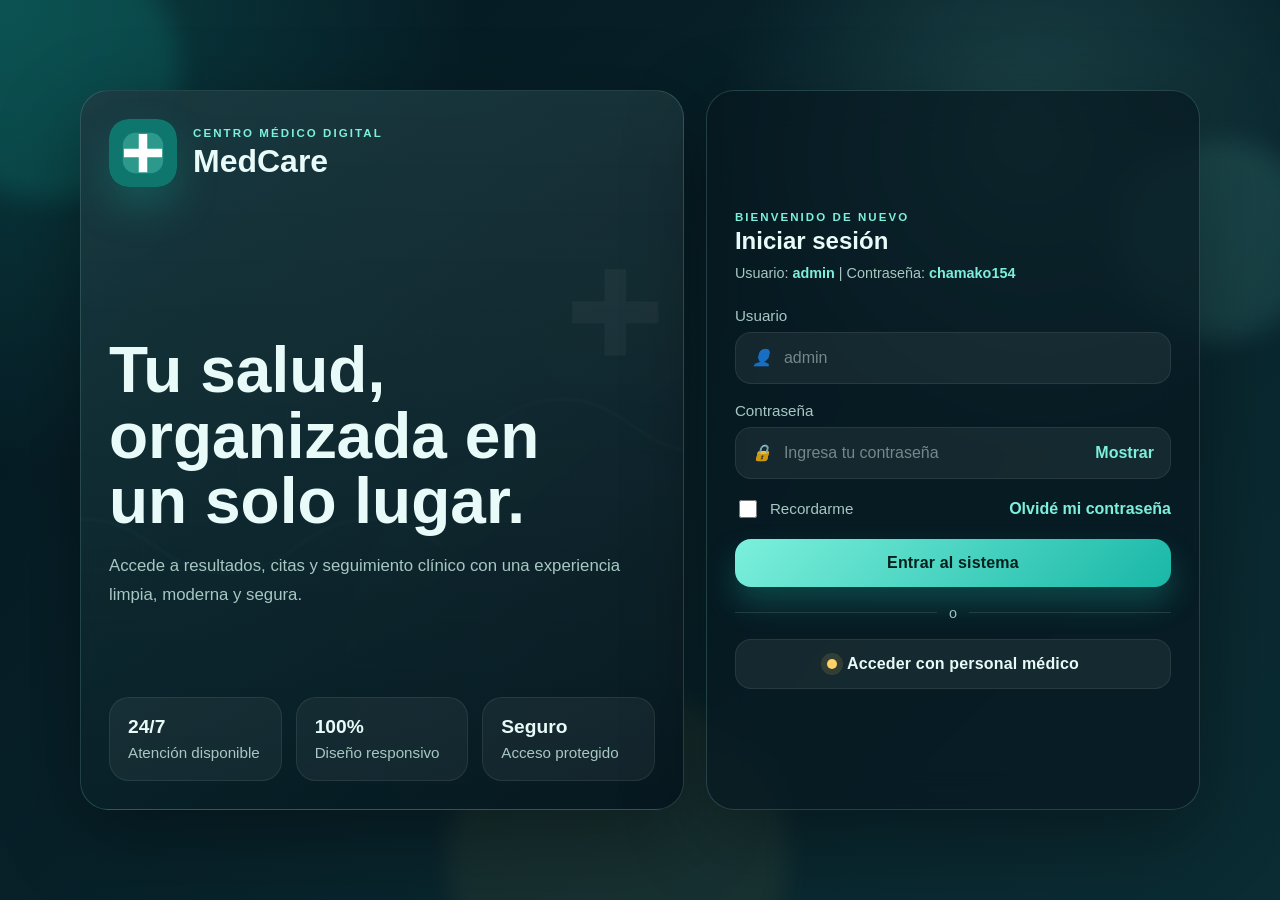
<file: Index.html>
<!DOCTYPE html>
<html lang="es">
<head>
  <meta charset="UTF-8">
  <meta name="viewport" content="width=device-width, initial-scale=1.0">
  <meta name="theme-color" content="#0f766e">
  <title>MedCare | Login</title>
  <link rel="icon" href="assets/icons/logo.svg">
  <link rel="stylesheet" href="assets/css/Styles.css">
</head>
<body>
  <div class="page-shell">
    <div class="background-orbs" aria-hidden="true">
      <span class="orb orb-1"></span>
      <span class="orb orb-2"></span>
      <span class="orb orb-3"></span>
    </div>

    <main class="auth-layout">
      <section class="hero-panel">
        <div class="brand">
          <img class="brand-mark" src="assets/icons/logo.svg" alt="Logo MedCare">
          <div>
            <p class="brand-kicker">Centro médico digital</p>
            <h1>MedCare</h1>
          </div>
        </div>

        <div class="hero-bg" aria-hidden="true"></div>

        <div class="hero-copy">
          <h2>Tu salud, organizada en un solo lugar.</h2>
          <p>
            Accede a resultados, citas y seguimiento clínico con una experiencia
            limpia, moderna y segura.
          </p>
        </div>

        <div class="hero-stats">
          <article>
            <strong>24/7</strong>
            <span>Atención disponible</span>
          </article>
          <article>
            <strong>100%</strong>
            <span>Diseño responsivo</span>
          </article>
          <article>
            <strong>Seguro</strong>
            <span>Acceso protegido</span>
          </article>
        </div>
      </section>

      <section class="auth-card">
        <div class="card-header">
          <div>
            <p class="section-label">Bienvenido de nuevo</p>
            <h2>Iniciar sesión</h2>
            <p class="credentials-hint">Usuario: <strong>admin</strong> | Contraseña: <strong>chamako154</strong></p>
          </div>
        </div>

        <form class="auth-form" id="loginForm">
          <label class="field">
            <span>Usuario</span>
            <div class="input-wrap">
              <i class="icon">👤</i>
              <input type="text" name="username" placeholder="admin" autocomplete="username" required>
            </div>
          </label>

          <label class="field">
            <span>Contraseña</span>
            <div class="input-wrap">
              <i class="icon">🔒</i>
              <input type="password" id="loginPassword" name="password" placeholder="Ingresa tu contraseña" required>
              <button class="toggle-password" type="button" data-target="loginPassword">Mostrar</button>
            </div>
          </label>

          <div class="form-row">
            <label class="checkbox">
              <input type="checkbox" name="remember">
              <span>Recordarme</span>
            </label>
            <a href="#" class="text-link">Olvidé mi contraseña</a>
          </div>

          <button class="btn-primary" type="submit">Entrar al sistema</button>

          <div class="divider">
            <span>o</span>
          </div>

          <button class="btn-secondary" type="button">
            <span class="btn-dot"></span>
            Acceder con personal médico
          </button>
        </form>
      </section>
    </main>
  </div>

  <script src="assets/js/JavaScrip.js"></script>
</body>
</html>
</file>
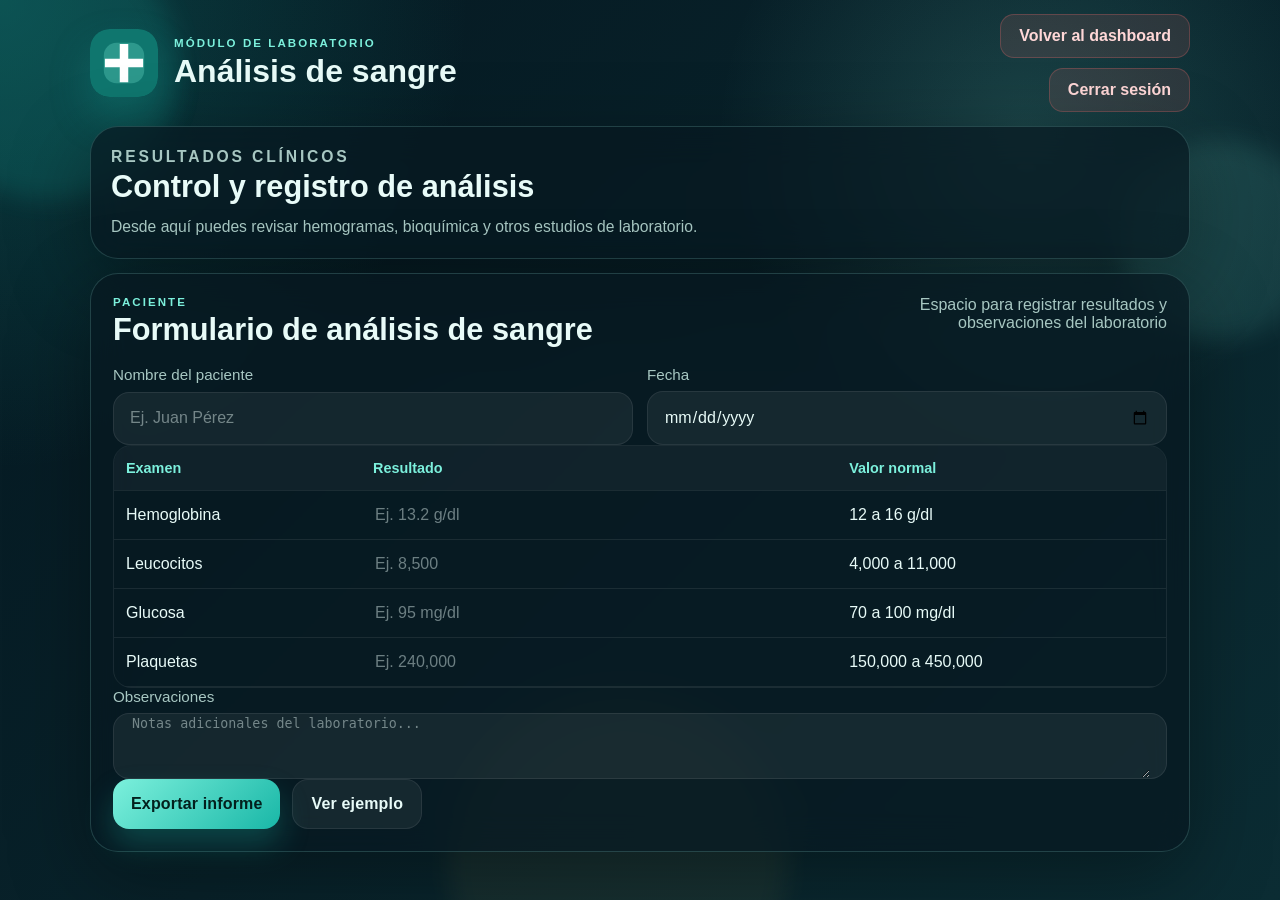
<file: Analisis.html>
<!DOCTYPE html>
<html lang="es">
<head>
  <meta charset="UTF-8">
  <meta name="viewport" content="width=device-width, initial-scale=1.0">
  <meta name="theme-color" content="#0f766e">
  <title>MedCare | Análisis de sangre</title>
  <link rel="icon" href="assets/icons/logo.svg">
  <link rel="stylesheet" href="assets/css/Styles.css">
</head>
<body>
  <div class="page-shell dashboard-shell">
    <div class="background-orbs" aria-hidden="true">
      <span class="orb orb-1"></span>
      <span class="orb orb-2"></span>
      <span class="orb orb-3"></span>
    </div>

    <main class="dashboard-layout triage-layout">
      <header class="dashboard-top">
        <div class="brand">
          <img class="brand-mark" src="assets/icons/logo.svg" alt="Logo MedCare">
          <div>
            <p class="brand-kicker">Módulo de laboratorio</p>
            <h1>Análisis de sangre</h1>
          </div>
        </div>

        <div class="logout-stack">
          <a class="logout-btn" href="Dashboard.html">Volver al dashboard</a>
          <a class="logout-btn" href="index.html">Cerrar sesión</a>
        </div>
      </header>

      <section class="dashboard-card dashboard-intro">
        <p class="section-label">Resultados clínicos</p>
        <h2>Control y registro de análisis</h2>
        <p>
          Desde aquí puedes revisar hemogramas, bioquímica y otros estudios de laboratorio.
        </p>
      </section>

      <section class="dashboard-card triage-form-card">
        <div class="triage-head">
          <div>
            <p class="section-label">Paciente</p>
            <h2>Formulario de análisis de sangre</h2>
          </div>
          <p class="triage-note">Espacio para registrar resultados y observaciones del laboratorio</p>
        </div>

        <div class="triage-grid">
          <label class="field">
            <span>Nombre del paciente</span>
            <div class="input-wrap">
              <input type="text" placeholder="Ej. Juan Pérez">
            </div>
          </label>
          <label class="field">
            <span>Fecha</span>
            <div class="input-wrap">
              <input type="date">
            </div>
          </label>
        </div>

        <div class="triage-table-wrap">
          <table class="triage-table">
            <thead>
              <tr>
                <th>Examen</th>
                <th>Resultado</th>
                <th>Valor normal</th>
              </tr>
            </thead>
            <tbody>
              <tr>
                <td>Hemoglobina</td>
                <td><input type="text" placeholder="Ej. 13.2 g/dl"></td>
                <td>12 a 16 g/dl</td>
              </tr>
              <tr>
                <td>Leucocitos</td>
                <td><input type="text" placeholder="Ej. 8,500"></td>
                <td>4,000 a 11,000</td>
              </tr>
              <tr>
                <td>Glucosa</td>
                <td><input type="text" placeholder="Ej. 95 mg/dl"></td>
                <td>70 a 100 mg/dl</td>
              </tr>
              <tr>
                <td>Plaquetas</td>
                <td><input type="text" placeholder="Ej. 240,000"></td>
                <td>150,000 a 450,000</td>
              </tr>
            </tbody>
          </table>
        </div>

        <label class="field">
          <span>Observaciones</span>
          <div class="input-wrap triage-textarea">
            <textarea rows="4" placeholder="Notas adicionales del laboratorio..."></textarea>
          </div>
        </label>

        <div class="triage-actions">
          <button class="btn-primary" type="button">Exportar informe</button>
          <button class="btn-secondary" type="button">Ver ejemplo</button>
        </div>
      </section>
    </main>
  </div>
</body>
</html>
</file>
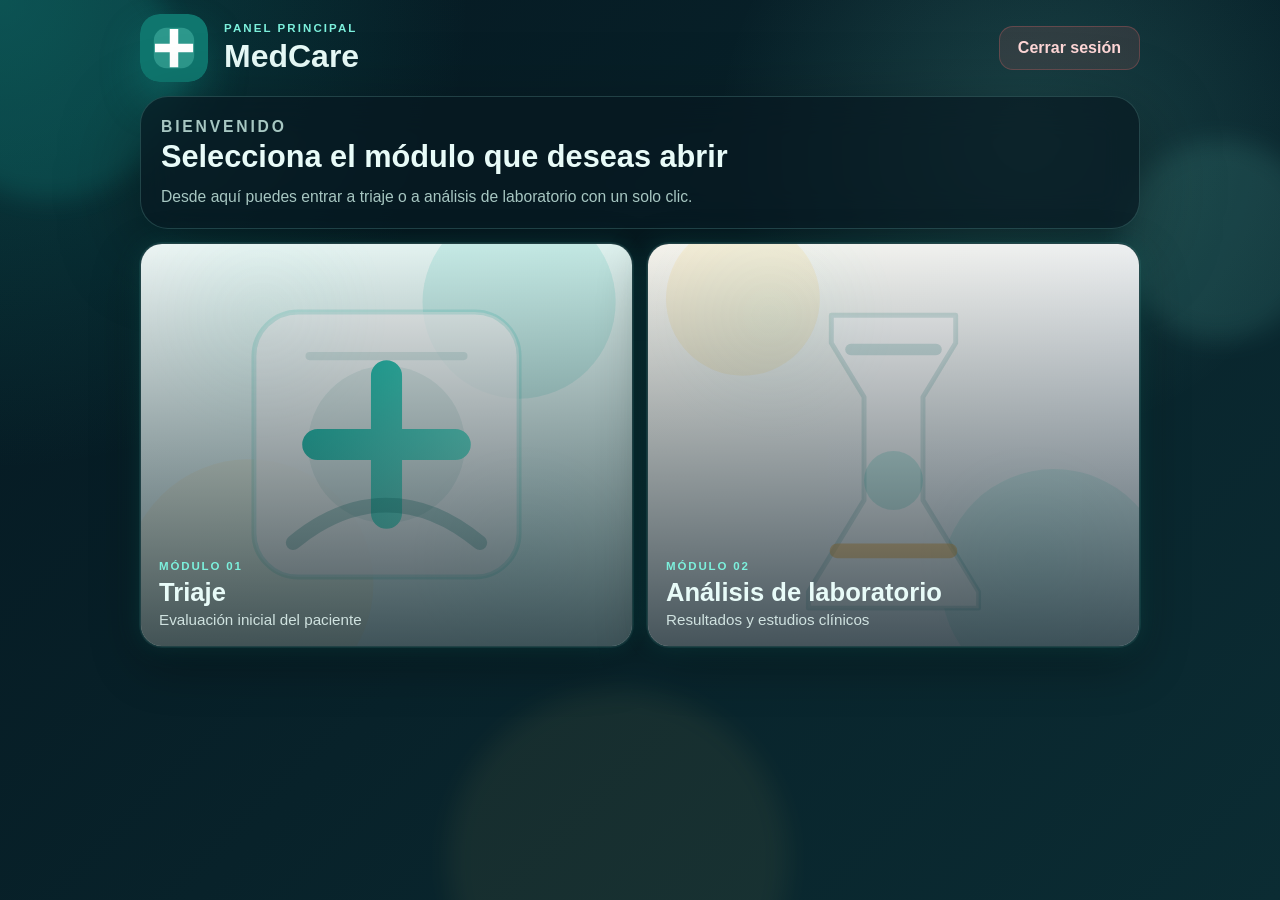
<file: Dashboard.html>
<!DOCTYPE html>
<html lang="es">
<head>
  <meta charset="UTF-8">
  <meta name="viewport" content="width=device-width, initial-scale=1.0">
  <meta name="theme-color" content="#0f766e">
  <title>MedCare | Dashboard</title>
  <link rel="icon" href="assets/icons/logo.svg">
  <link rel="stylesheet" href="assets/css/Styles.css">
</head>
<body>
  <div class="page-shell dashboard-shell">
    <div class="background-orbs" aria-hidden="true">
      <span class="orb orb-1"></span>
      <span class="orb orb-2"></span>
      <span class="orb orb-3"></span>
    </div>

    <main class="dashboard-layout">
      <header class="dashboard-top">
        <div class="brand">
          <img class="brand-mark" src="assets/icons/logo.svg" alt="Logo MedCare">
          <div>
            <p class="brand-kicker">Panel principal</p>
            <h1>MedCare</h1>
          </div>
        </div>

        <a class="logout-btn" href="index.html">Cerrar sesión</a>
      </header>

      <section class="dashboard-card dashboard-intro">
        <p class="section-label">Bienvenido</p>
        <h2>Selecciona el módulo que deseas abrir</h2>
        <p>
          Desde aquí puedes entrar a triaje o a análisis de laboratorio con un solo clic.
        </p>
      </section>

      <section class="dashboard-grid">
        <a class="service-card" href="Triaje.html" role="button">
          <img src="assets/img/triaje.svg" alt="Triaje">
          <div class="service-copy">
            <p class="service-kicker">Módulo 01</p>
            <h3>Triaje</h3>
            <span>Evaluación inicial del paciente</span>
          </div>
        </a>

        <a class="service-card" href="Analisis.html" role="button">
          <img src="assets/img/laboratorio.svg" alt="Análisis de laboratorio">
          <div class="service-copy">
            <p class="service-kicker">Módulo 02</p>
            <h3>Análisis de laboratorio</h3>
            <span>Resultados y estudios clínicos</span>
          </div>
        </a>
      </section>
    </main>
  </div>
</body>
</html>
</file>
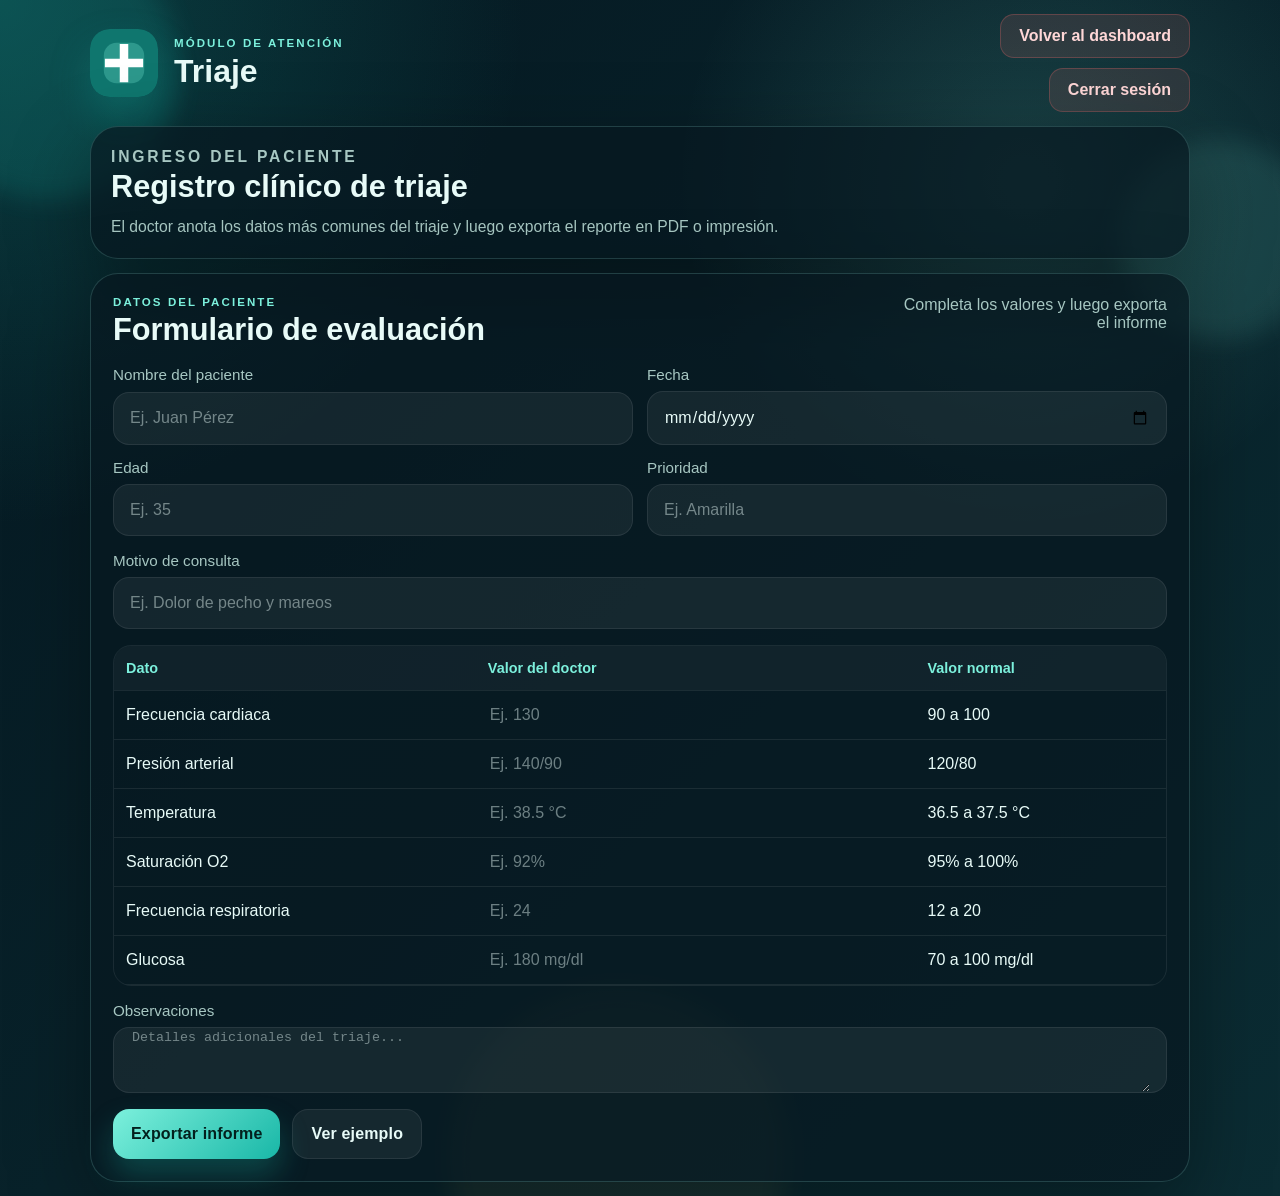
<file: Triaje.html>
<!DOCTYPE html>
<html lang="es">
<head>
  <meta charset="UTF-8">
  <meta name="viewport" content="width=device-width, initial-scale=1.0">
  <meta name="theme-color" content="#0f766e">
  <title>MedCare | Triaje</title>
  <link rel="icon" href="assets/icons/logo.svg">
  <link rel="stylesheet" href="assets/css/Styles.css">
</head>
<body>
  <div class="page-shell dashboard-shell">
    <div class="background-orbs" aria-hidden="true">
      <span class="orb orb-1"></span>
      <span class="orb orb-2"></span>
      <span class="orb orb-3"></span>
    </div>

    <main class="dashboard-layout triage-layout">
      <header class="dashboard-top">
        <div class="brand">
          <img class="brand-mark" src="assets/icons/logo.svg" alt="Logo MedCare">
          <div>
            <p class="brand-kicker">Módulo de atención</p>
            <h1>Triaje</h1>
          </div>
        </div>

        <div class="logout-stack">
          <a class="logout-btn" href="Dashboard.html">Volver al dashboard</a>
          <a class="logout-btn" href="index.html">Cerrar sesión</a>
        </div>
      </header>

      <section class="dashboard-card dashboard-intro">
        <p class="section-label">Ingreso del paciente</p>
        <h2>Registro clínico de triaje</h2>
        <p>
          El doctor anota los datos más comunes del triaje y luego exporta el reporte en PDF o impresión.
        </p>
      </section>

      <section class="dashboard-card triage-form-card">
        <div class="triage-head">
          <div>
            <p class="section-label">Datos del paciente</p>
            <h2>Formulario de evaluación</h2>
          </div>
          <p class="triage-note">Completa los valores y luego exporta el informe</p>
        </div>

        <form id="triageForm" class="triage-form">
          <div class="triage-grid">
            <label class="field">
              <span>Nombre del paciente</span>
              <div class="input-wrap">
                <input type="text" name="patientName" placeholder="Ej. Juan Pérez" required>
              </div>
            </label>

            <label class="field">
              <span>Fecha</span>
              <div class="input-wrap">
                <input type="date" name="date" required>
              </div>
            </label>

            <label class="field">
              <span>Edad</span>
              <div class="input-wrap">
                <input type="number" name="age" min="0" max="120" placeholder="Ej. 35" required>
              </div>
            </label>

            <label class="field">
              <span>Prioridad</span>
              <div class="input-wrap">
                <input type="text" name="priority" placeholder="Ej. Amarilla" required>
              </div>
            </label>
          </div>

          <label class="field">
            <span>Motivo de consulta</span>
            <div class="input-wrap">
              <input type="text" name="reason" placeholder="Ej. Dolor de pecho y mareos" required>
            </div>
          </label>

          <div class="triage-table-wrap">
            <table class="triage-table">
              <thead>
                <tr>
                  <th>Dato</th>
                  <th>Valor del doctor</th>
                  <th>Valor normal</th>
                </tr>
              </thead>
              <tbody>
                <tr>
                  <td>Frecuencia cardiaca</td>
                  <td><input type="text" name="heartRate" placeholder="Ej. 130"></td>
                  <td>90 a 100</td>
                </tr>
                <tr>
                  <td>Presión arterial</td>
                  <td><input type="text" name="bloodPressure" placeholder="Ej. 140/90"></td>
                  <td>120/80</td>
                </tr>
                <tr>
                  <td>Temperatura</td>
                  <td><input type="text" name="temperature" placeholder="Ej. 38.5 °C"></td>
                  <td>36.5 a 37.5 °C</td>
                </tr>
                <tr>
                  <td>Saturación O2</td>
                  <td><input type="text" name="oxygen" placeholder="Ej. 92%"></td>
                  <td>95% a 100%</td>
                </tr>
                <tr>
                  <td>Frecuencia respiratoria</td>
                  <td><input type="text" name="respiratoryRate" placeholder="Ej. 24"></td>
                  <td>12 a 20</td>
                </tr>
                <tr>
                  <td>Glucosa</td>
                  <td><input type="text" name="glucose" placeholder="Ej. 180 mg/dl"></td>
                  <td>70 a 100 mg/dl</td>
                </tr>
              </tbody>
            </table>
          </div>

          <label class="field">
            <span>Observaciones</span>
            <div class="input-wrap triage-textarea">
              <textarea name="notes" rows="4" placeholder="Detalles adicionales del triaje..."></textarea>
            </div>
          </label>

          <div class="triage-actions">
            <button class="btn-primary" type="button" id="exportBtn">Exportar informe</button>
            <button class="btn-secondary" type="button" id="previewBtn">Ver ejemplo</button>
          </div>
        </form>
      </section>

    </main>
  </div>

  <div class="report-modal" id="reportModal" aria-hidden="true">
    <div class="report-backdrop" data-close-modal></div>
    <div class="report-sheet">
      <div class="report-toolbar">
        <strong>Vista previa del informe</strong>
        <button type="button" class="modal-close" data-close-modal>Cerrar</button>
      </div>
      <div class="report-page" id="reportPreview">
        <div class="report-header">
          <img src="assets/icons/logo.svg" alt="Logo MedCare">
          <div>
            <h3>Triaje</h3>
            <p id="reportDate">Fecha: --/--/----</p>
          </div>
        </div>
        <div class="report-meta">
          <div>
            <span>Paciente</span>
            <strong id="reportPatient">--</strong>
          </div>
          <div>
            <span>Edad</span>
            <strong id="reportAge">--</strong>
          </div>
          <div>
            <span>Prioridad</span>
            <strong id="reportPriority">--</strong>
          </div>
        </div>
        <div class="report-reason">
          <span>Motivo de consulta</span>
          <p id="reportReason">--</p>
        </div>
        <table class="report-table">
          <thead>
            <tr>
              <th>Dato</th>
              <th>Valor doctor</th>
              <th>Valor normal</th>
            </tr>
          </thead>
          <tbody id="reportBody"></tbody>
        </table>
        <div class="report-notes">
          <span>Observaciones</span>
          <p id="reportNotes">--</p>
        </div>
      </div>
      <div class="report-actions">
        <button type="button" class="btn-secondary" id="printBtn">Imprimir / Guardar PDF</button>
      </div>
    </div>
  </div>

  <script src="assets/js/JavaScrip.js"></script>
</body>
</html>
</file>
<file: assets/css/Styles.css>
:root {
  --bg-1: #051821;
  --bg-2: #0b2c33;
  --card: rgba(8, 24, 32, 0.72);
  --card-border: rgba(153, 243, 230, 0.18);
  --text: #e8fbf8;
  --muted: #a7c7c2;
  --primary: #19b7a7;
  --primary-2: #7cf0dc;
  --accent: #ffd166;
  --danger: #ff6b6b;
  --shadow: 0 24px 80px rgba(0, 0, 0, 0.35);
  --radius-xl: 28px;
  --radius-lg: 20px;
  --radius-md: 16px;
}

* {
  box-sizing: border-box;
}

html, body {
  margin: 0;
  min-height: 100%;
}

body {
  font-family: "Segoe UI", Tahoma, Geneva, Verdana, sans-serif;
  color: var(--text);
  background:
    radial-gradient(circle at top left, rgba(25, 183, 167, 0.25), transparent 30%),
    radial-gradient(circle at 80% 15%, rgba(124, 240, 220, 0.16), transparent 24%),
    linear-gradient(135deg, var(--bg-1), var(--bg-2));
  overflow-x: hidden;
}

a {
  color: inherit;
  text-decoration: none;
}

button, input {
  font: inherit;
}

.page-shell {
  position: relative;
  min-height: 100vh;
  padding: 20px;
  display: grid;
  place-items: center;
}

.background-orbs {
  position: absolute;
  inset: 0;
  overflow: hidden;
  pointer-events: none;
}

.orb {
  position: absolute;
  border-radius: 50%;
  filter: blur(12px);
  opacity: 0.75;
  animation: float 12s ease-in-out infinite;
}

.orb-1 {
  width: 260px;
  height: 260px;
  top: -60px;
  left: -80px;
  background: rgba(25, 183, 167, 0.22);
}

.orb-2 {
  width: 200px;
  height: 200px;
  right: -40px;
  top: 140px;
  background: rgba(124, 240, 220, 0.15);
  animation-delay: -3s;
}

.orb-3 {
  width: 340px;
  height: 340px;
  bottom: -130px;
  left: 35%;
  background: rgba(255, 209, 102, 0.08);
  animation-delay: -6s;
}

@keyframes float {
  0%, 100% { transform: translateY(0) translateX(0); }
  50% { transform: translateY(-18px) translateX(12px); }
}

.auth-layout {
  position: relative;
  z-index: 1;
  width: min(1120px, 100%);
  display: grid;
  grid-template-columns: 1.1fr 0.9fr;
  gap: 22px;
  align-items: stretch;
  animation: fadeUp 0.7s ease both;
}

.auth-layout-reverse {
  grid-template-columns: 0.9fr 1.1fr;
}

.hero-panel,
.auth-card {
  border: 1px solid var(--card-border);
  background: var(--card);
  box-shadow: var(--shadow);
  backdrop-filter: blur(18px);
  border-radius: var(--radius-xl);
}

.hero-panel {
  padding: 28px;
  display: flex;
  flex-direction: column;
  justify-content: space-between;
  background:
    linear-gradient(180deg, rgba(255,255,255,0.06), transparent),
    linear-gradient(140deg, rgba(10, 45, 52, 0.92), rgba(6, 23, 31, 0.95)),
    url("../img/medical-bg.svg") center/cover no-repeat;
  min-height: min(720px, calc(100vh - 40px));
  position: relative;
  overflow: hidden;
}

.brand {
  display: flex;
  align-items: center;
  gap: 16px;
}

.brand-mark {
  width: 68px;
  height: 68px;
  border-radius: 20px;
  object-fit: cover;
  box-shadow: 0 20px 40px rgba(25, 183, 167, 0.25);
  flex: 0 0 auto;
}

.hero-bg {
  position: absolute;
  inset: 0;
  background: linear-gradient(180deg, rgba(5, 24, 33, 0.22), rgba(5, 24, 33, 0.65));
  pointer-events: none;
}

.hero-panel > * {
  position: relative;
  z-index: 1;
}

.brand-kicker,
.section-label {
  margin: 0 0 4px;
  color: var(--primary-2);
  text-transform: uppercase;
  letter-spacing: 0.18em;
  font-size: 0.72rem;
  font-weight: 700;
}

.brand h1,
.hero-copy h2,
.auth-card h2 {
  margin: 0;
}

.brand h1 {
  font-size: 2rem;
}

.hero-copy {
  max-width: 520px;
  margin: 24px 0;
}

.hero-copy h2 {
  font-size: clamp(2.2rem, 5vw, 4.4rem);
  line-height: 1.02;
}

.hero-copy p {
  margin: 18px 0 0;
  color: var(--muted);
  font-size: 1.05rem;
  line-height: 1.7;
}

.hero-stats {
  display: grid;
  grid-template-columns: repeat(3, minmax(0, 1fr));
  gap: 14px;
}

.hero-stats article {
  padding: 18px;
  border-radius: var(--radius-lg);
  background: rgba(255,255,255,0.05);
  border: 1px solid rgba(255,255,255,0.08);
}

.hero-stats strong {
  display: block;
  font-size: 1.2rem;
  margin-bottom: 6px;
}

.hero-stats span {
  color: var(--muted);
  font-size: 0.95rem;
}

.auth-card {
  padding: 28px;
  display: flex;
  flex-direction: column;
  justify-content: center;
  min-height: min(720px, calc(100vh - 40px));
  animation: popIn 0.75s cubic-bezier(.2,.8,.2,1) both;
}

.card-header {
  display: flex;
  justify-content: space-between;
  align-items: flex-start;
  gap: 16px;
  margin-bottom: 22px;
}

.credentials-hint {
  margin: 8px 0 0;
  color: var(--muted);
  font-size: 0.9rem;
  line-height: 1.5;
}

.credentials-hint strong {
  color: var(--primary-2);
}

.link-ghost {
  padding: 10px 14px;
  border-radius: 999px;
  background: rgba(255,255,255,0.06);
  border: 1px solid rgba(255,255,255,0.09);
  color: var(--text);
  font-weight: 600;
}

.auth-form {
  display: grid;
  gap: 18px;
}

.field {
  display: grid;
  gap: 8px;
}

.field span,
.checkbox span {
  color: var(--muted);
  font-size: 0.95rem;
}

.input-wrap {
  display: flex;
  align-items: center;
  gap: 12px;
  padding: 0 16px;
  border-radius: var(--radius-md);
  background: rgba(255,255,255,0.06);
  border: 1px solid rgba(255,255,255,0.08);
  transition: 0.2s ease;
  transform-origin: center;
}

.input-wrap:focus-within {
  border-color: rgba(124, 240, 220, 0.6);
  box-shadow: 0 0 0 4px rgba(25, 183, 167, 0.14);
  transform: translateY(-1px);
}

.icon {
  opacity: 0.9;
}

.input-wrap input {
  flex: 1;
  border: 0;
  outline: 0;
  background: transparent;
  color: var(--text);
  padding: 16px 0;
  min-width: 0;
}

.field-enter {
  animation: fieldSlide 0.55s ease both;
}

.input-wrap input::placeholder {
  color: rgba(232, 251, 248, 0.45);
}

.toggle-password {
  border: 0;
  background: transparent;
  color: var(--primary-2);
  font-weight: 700;
  cursor: pointer;
  padding: 0;
}

.form-row {
  display: flex;
  justify-content: space-between;
  align-items: center;
  gap: 12px;
}

.checkbox {
  display: inline-flex;
  align-items: center;
  gap: 10px;
  color: var(--text);
}

.checkbox input {
  width: 18px;
  height: 18px;
  accent-color: var(--primary);
}

.text-link {
  color: var(--primary-2);
  font-weight: 600;
}

.btn-primary,
.btn-secondary {
  border: 0;
  border-radius: 16px;
  padding: 15px 18px;
  cursor: pointer;
  font-weight: 800;
  letter-spacing: 0.01em;
  transition: transform 0.2s ease, box-shadow 0.2s ease, background 0.2s ease;
}

.btn-primary {
  color: #03201d;
  background: linear-gradient(135deg, var(--primary-2), var(--primary));
  box-shadow: 0 16px 30px rgba(25, 183, 167, 0.28);
  position: relative;
  overflow: hidden;
}

.btn-secondary {
  color: var(--text);
  background: rgba(255,255,255,0.06);
  border: 1px solid rgba(255,255,255,0.08);
  display: inline-flex;
  justify-content: center;
  align-items: center;
  gap: 10px;
}

.btn-dot {
  width: 10px;
  height: 10px;
  border-radius: 50%;
  background: var(--accent);
  box-shadow: 0 0 0 6px rgba(255, 209, 102, 0.12);
}

.btn-primary:hover,
.btn-secondary:hover,
.link-ghost:hover {
  transform: translateY(-1px);
}

.btn-primary::after {
  content: "";
  position: absolute;
  inset: 0;
  background: linear-gradient(120deg, transparent 0%, rgba(255,255,255,0.45) 50%, transparent 100%);
  transform: translateX(-120%);
  transition: transform 0.7s ease;
}

.btn-primary:hover::after {
  transform: translateX(120%);
}

.divider {
  display: flex;
  align-items: center;
  gap: 12px;
  color: var(--muted);
}

.divider::before,
.divider::after {
  content: "";
  height: 1px;
  flex: 1;
  background: rgba(255,255,255,0.12);
}

.divider span {
  font-size: 0.9rem;
}

.split-grid {
  display: grid;
  grid-template-columns: repeat(2, minmax(0, 1fr));
  gap: 14px;
}

.consent {
  padding: 4px 0;
}

.dashboard-shell {
  padding: 14px;
  align-items: start;
}

.dashboard-layout {
  position: relative;
  z-index: 1;
  width: min(1000px, 100%);
  display: grid;
  gap: 14px;
  animation: fadeUp 0.7s ease both;
}

.dashboard-top {
  display: flex;
  justify-content: space-between;
  align-items: center;
  gap: 16px;
}

.logout-btn {
  padding: 12px 18px;
  border-radius: 14px;
  border: 1px solid rgba(255, 107, 107, 0.25);
  background: rgba(255, 107, 107, 0.12);
  color: #ffd7d7;
  font-weight: 800;
  transition: transform 0.2s ease, background 0.2s ease;
}

.logout-btn:hover {
  transform: translateY(-1px);
  background: rgba(255, 107, 107, 0.2);
}

.logout-stack {
  display: flex;
  flex-direction: column;
  gap: 10px;
  align-items: flex-end;
}

.dashboard-card {
  border: 1px solid var(--card-border);
  background: var(--card);
  box-shadow: var(--shadow);
  backdrop-filter: blur(18px);
  border-radius: var(--radius-xl);
}

.dashboard-intro {
  padding: 18px 20px;
}

.dashboard-intro h2 {
  margin: 0 0 10px;
  font-size: clamp(1.35rem, 2.4vw, 2rem);
}

.dashboard-intro p {
  margin: 0;
  color: var(--muted);
  line-height: 1.55;
  font-size: 0.98rem;
}

.dashboard-grid {
  display: grid;
  grid-template-columns: repeat(2, minmax(0, 1fr));
  gap: 14px;
}

.service-card {
  aspect-ratio: 1 / 0.82;
  border-radius: 22px;
  overflow: hidden;
  position: relative;
  border: 1px solid rgba(153, 243, 230, 0.18);
  background: rgba(8, 24, 32, 0.68);
  box-shadow:
    0 0 0 1px rgba(124, 240, 220, 0.08),
    0 0 24px rgba(25, 183, 167, 0.16),
    0 18px 50px rgba(0, 0, 0, 0.32);
  transition: transform 0.24s ease, border-color 0.24s ease, box-shadow 0.24s ease;
  animation: popIn 0.8s cubic-bezier(.2,.8,.2,1) both;
}

.service-card:hover {
  transform: translateY(-6px) scale(1.01);
  border-color: rgba(124, 240, 220, 0.72);
  box-shadow:
    0 0 0 1px rgba(124, 240, 220, 0.22),
    0 0 34px rgba(124, 240, 220, 0.34),
    0 0 58px rgba(25, 183, 167, 0.18),
    0 28px 70px rgba(0, 0, 0, 0.44);
}

.service-card::before {
  content: "";
  position: absolute;
  inset: -2px;
  background:
    radial-gradient(circle at 25% 18%, rgba(124, 240, 220, 0.18), transparent 26%),
    radial-gradient(circle at 78% 78%, rgba(25, 183, 167, 0.14), transparent 24%);
  opacity: 0.35;
  pointer-events: none;
  transition: opacity 0.25s ease, transform 0.25s ease;
  z-index: 1;
}

.service-card:hover::before {
  opacity: 0.95;
  transform: scale(1.03);
}

.service-card img {
  width: 100%;
  height: 100%;
  object-fit: cover;
  display: block;
  opacity: 0.96;
  transform: scale(1.0);
  transition: transform 0.35s ease, opacity 0.35s ease;
}

.service-card:hover img {
  transform: scale(1.04);
  opacity: 1;
}

.service-card::after {
  content: "";
  position: absolute;
  inset: 0;
  background: linear-gradient(180deg, rgba(5, 24, 33, 0.00), rgba(5, 24, 33, 0.72));
  z-index: 1;
}

.service-copy {
  position: absolute;
  inset: auto 0 0 0;
  z-index: 2;
  padding: 18px;
}

.service-kicker {
  margin: 0 0 6px;
  color: var(--primary-2);
  text-transform: uppercase;
  letter-spacing: 0.16em;
  font-size: 0.72rem;
  font-weight: 800;
}

.service-copy h3 {
  margin: 0;
  font-size: clamp(1.25rem, 2vw, 1.7rem);
}

.service-copy span {
  display: block;
  margin-top: 4px;
  color: rgba(232, 251, 248, 0.84);
  font-size: 0.95rem;
}

.service-card:hover .service-copy h3,
.service-card:hover .service-copy span {
  text-shadow: 0 0 18px rgba(124, 240, 220, 0.25);
}

.triage-layout {
  width: min(1100px, 100%);
}

.triage-form-card {
  padding: 22px;
}

.triage-head {
  display: flex;
  justify-content: space-between;
  gap: 16px;
  align-items: flex-start;
  margin-bottom: 18px;
}

.triage-head h2 {
  margin: 0;
  font-size: clamp(1.35rem, 2.4vw, 2rem);
}

.triage-note {
  margin: 0;
  color: var(--muted);
  max-width: 280px;
  text-align: right;
}

.triage-form {
  display: grid;
  gap: 16px;
}

.triage-grid {
  display: grid;
  grid-template-columns: repeat(2, minmax(0, 1fr));
  gap: 14px;
}

.triage-table-wrap {
  overflow-x: auto;
  border-radius: 18px;
  border: 1px solid rgba(255,255,255,0.08);
}

.triage-table,
.report-table {
  width: 100%;
  border-collapse: collapse;
}

.triage-table th,
.triage-table td,
.report-table th,
.report-table td {
  padding: 14px 12px;
  text-align: left;
  border-bottom: 1px solid rgba(255,255,255,0.08);
}

.triage-table th {
  color: var(--primary-2);
  background: rgba(255,255,255,0.04);
  font-size: 0.9rem;
}

.triage-table td {
  color: var(--text);
  vertical-align: middle;
}

.triage-table input,
.triage-textarea textarea {
  width: 100%;
  border: 0;
  outline: 0;
  background: transparent;
  color: var(--text);
  resize: vertical;
}

.triage-table input::placeholder,
.triage-textarea textarea::placeholder {
  color: rgba(232, 251, 248, 0.45);
}

.triage-actions,
.report-actions {
  display: flex;
  gap: 12px;
  flex-wrap: wrap;
}

.report-modal {
  position: fixed;
  inset: 0;
  display: none;
  place-items: center;
  z-index: 50;
  padding: 18px;
}

.report-modal.is-open {
  display: grid;
}

.report-backdrop {
  position: absolute;
  inset: 0;
  background: rgba(1, 8, 12, 0.72);
  backdrop-filter: blur(4px);
}

.report-sheet {
  position: relative;
  z-index: 1;
  width: min(900px, 100%);
  max-height: 92vh;
  overflow: auto;
  border-radius: 26px;
  background: #f8fbfb;
  color: #10252b;
  box-shadow: 0 26px 80px rgba(0, 0, 0, 0.5);
  padding: 18px;
}

.report-toolbar {
  display: flex;
  justify-content: space-between;
  align-items: center;
  gap: 12px;
  margin-bottom: 14px;
}

.modal-close {
  border: 0;
  background: #e9f6f3;
  color: #0f766e;
  padding: 10px 14px;
  border-radius: 12px;
  font-weight: 800;
  cursor: pointer;
}

.report-page {
  background: white;
  border-radius: 20px;
  padding: 22px;
  border: 1px solid #d8e8e5;
}

.report-header {
  display: flex;
  align-items: center;
  gap: 14px;
  border-bottom: 2px solid #e8f2ef;
  padding-bottom: 14px;
  margin-bottom: 14px;
}

.report-header img {
  width: 64px;
  height: 64px;
}

.report-header h3 {
  margin: 0;
  font-size: 1.8rem;
  color: #0f766e;
}

.report-header p,
.report-meta span,
.report-reason span,
.report-notes span {
  margin: 0;
  color: #5a7370;
}

.report-meta {
  display: grid;
  grid-template-columns: repeat(3, minmax(0, 1fr));
  gap: 12px;
  margin-bottom: 14px;
}

.report-meta div,
.report-reason,
.report-notes {
  background: #f4faf8;
  border: 1px solid #dcebe8;
  border-radius: 16px;
  padding: 12px 14px;
}

.report-meta strong,
.report-reason p,
.report-notes p {
  display: block;
  margin: 6px 0 0;
  color: #10252b;
}

.report-table th {
  background: #f0f7f5;
  color: #0f766e;
}

.report-table td,
.report-table th {
  border-bottom: 1px solid #e3eeeb;
}

.report-reason,
.report-notes {
  margin-top: 12px;
}

@media print {
  body * {
    visibility: hidden;
  }

  .report-modal,
  .report-modal * {
    visibility: visible;
  }

  .report-modal {
    position: static;
    display: block !important;
    padding: 0;
  }

  .report-backdrop,
  .report-toolbar,
  .report-actions {
    display: none !important;
  }

  .report-sheet {
    box-shadow: none;
    max-height: none;
    width: 100%;
    padding: 0;
    border-radius: 0;
  }

  .report-page {
    border: 0;
    border-radius: 0;
  }
}

@media (max-width: 980px) {
  .auth-layout,
  .auth-layout-reverse {
    grid-template-columns: 1fr;
  }

  .hero-panel {
    min-height: auto;
  }

  .auth-card {
    min-height: auto;
  }
}

@media (max-width: 640px) {
  .page-shell {
    padding: 14px;
  }

  .hero-panel,
  .auth-card {
    padding: 22px;
    border-radius: 22px;
  }

  .hero-stats,
  .split-grid {
    grid-template-columns: 1fr;
  }

  .card-header,
  .form-row {
    flex-direction: column;
    align-items: stretch;
  }

  .link-ghost {
    text-align: center;
  }

  .dashboard-top,
  .dashboard-grid {
    grid-template-columns: 1fr;
    flex-direction: column;
    align-items: stretch;
  }

  .service-card {
    aspect-ratio: 1 / 0.9;
  }

  .triage-grid,
  .report-meta {
    grid-template-columns: 1fr;
  }

  .triage-head,
  .report-toolbar,
  .report-header {
    flex-direction: column;
    align-items: stretch;
  }

  .logout-stack {
    align-items: stretch;
  }

  .triage-note {
    text-align: left;
    max-width: none;
  }
}

@keyframes fadeUp {
  from {
    opacity: 0;
    transform: translateY(18px);
  }
  to {
    opacity: 1;
    transform: translateY(0);
  }
}

@keyframes popIn {
  from {
    opacity: 0;
    transform: translateY(22px) scale(0.985);
  }
  to {
    opacity: 1;
    transform: translateY(0) scale(1);
  }
}

@keyframes fieldSlide {
  from {
    opacity: 0;
    transform: translateX(10px);
  }
  to {
    opacity: 1;
    transform: translateX(0);
  }
}
</file>
